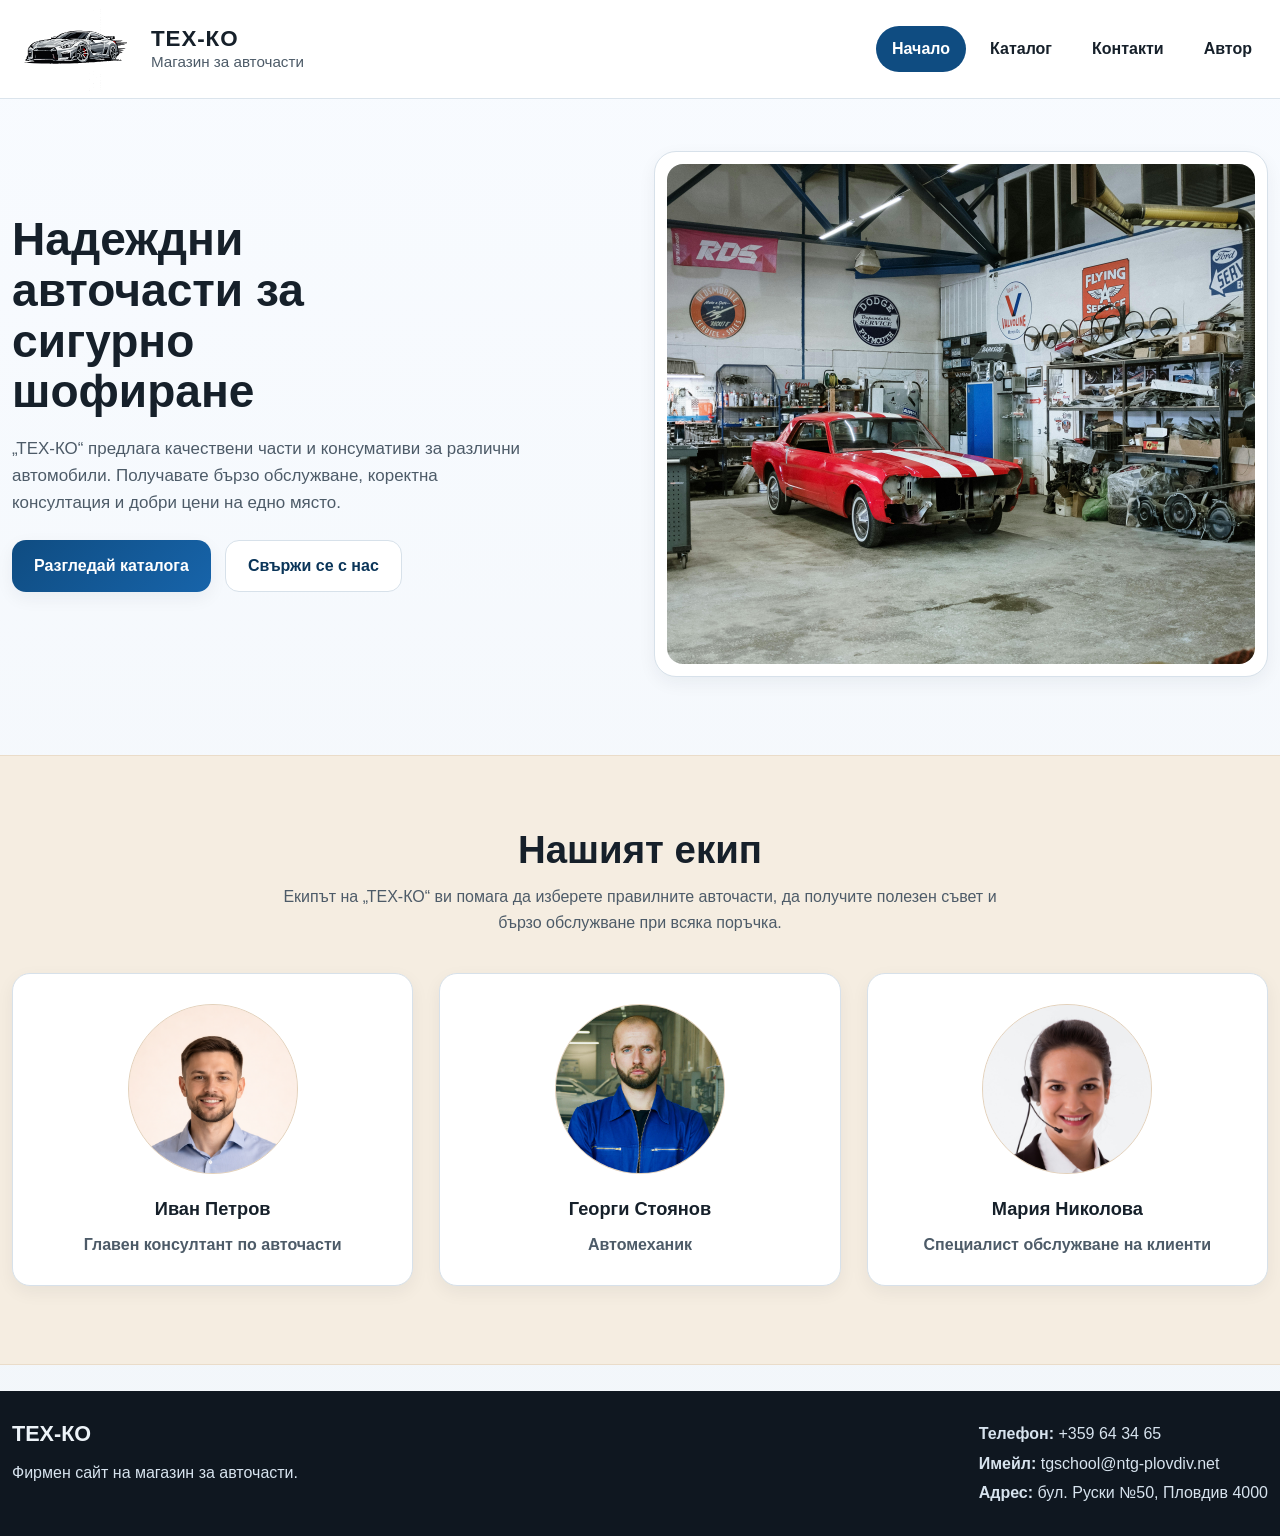
<file: index.html>
<!DOCTYPE html>
<html lang="bg">
<head>
    <meta charset="UTF-8">
    <meta name="viewport" content="width=device-width, initial-scale=1.0">
    <title>ТЕХ-КО | Магазин за авточасти</title>
    <meta name="description" content="ТЕХ-КО е фирмен сайт на магазин за авточасти с каталог, промоции, продажби, контакти и информация за автора.">
    <link rel="stylesheet" href="css/style.css">
</head>
<body>
    <header class="site-header">
        <div class="container header-wrap">
            <a href="index.html" class="logo-box" aria-label="Начало - ТЕХ-КО">
                <img src="images/logo-tehko.svg" alt="Лого на ТЕХ-КО" class="logo">
                <div class="logo-text">
                    <span class="logo-title">ТЕХ-КО</span>
                    <span class="logo-subtitle">Магазин за авточасти</span>
                </div>
            </a>

            <nav class="main-nav" aria-label="Основна навигация">
                <ul class="nav-list">
                    <li><a class="active" href="index.html">Начало</a></li>

                    <li class="dropdown">
                        <a href="katalog.html" aria-haspopup="true">Каталог</a>
                        <ul class="dropdown-menu">
                            <li><a href="promocia.html">Промоция</a></li>
                            <li><a href="prodazhbi.html">Продажби</a></li>
                        </ul>
                    </li>

                    <li><a href="kontakti.html">Контакти</a></li>
                    <li><a href="avtor.html">Автор</a></li>
                </ul>
            </nav>
        </div>
    </header>

    <main id="main-content">

        <section class="hero-section">
            <div class="container hero-grid">
                <div class="hero-content">
                    <h1>Надеждни авточасти за сигурно шофиране</h1>
                    <p>
                        „ТЕХ-КО“ предлага качествени части и консумативи за различни
                        автомобили. Получавате бързо обслужване, коректна консултация
                        и добри цени на едно място.
                    </p>

                    <div class="hero-actions">
                        <a href="katalog.html" class="btn btn-primary">Разгледай каталога</a>
                        <a href="kontakti.html" class="btn btn-secondary">Свържи се с нас</a>
                    </div>
                </div>

                <div class="hero-image-card">
                    <img src="images/hero-auto.jpg" alt="Модерен автомобил в сервизна среда" class="hero-image">
                </div>
            </div>
        </section>

        <section class="team-section" aria-labelledby="team-title">
            <div class="container">
                <div class="section-heading team-heading">
                    <h2 id="team-title">Нашият екип</h2>
                    <p class="team-intro">
                        Екипът на „ТЕХ-КО“ ви помага да изберете правилните авточасти,
                        да получите полезен съвет и бързо обслужване при всяка поръчка.
                    </p>
                </div>

                <div class="team-grid">
                    <article class="team-card">
                        <div class="team-avatar">
                            <img src="images/ivan-petrov.png" alt="Иван Петров">
                        </div>
                        <h3>Иван Петров</h3>
                        <p class="team-role">Главен консултант по авточасти</p>
                    </article>

                    <article class="team-card">
                        <div class="team-avatar">
                            <img src="images/georgi-stoyanov.jpg" alt="Георги Стоянов">
                        </div>
                        <h3>Георги Стоянов</h3>
                        <p class="team-role">Автомеханик</p>
                    </article>

                    <article class="team-card">
                        <div class="team-avatar">
                            <img src="images/maria-nikolova.jpg" alt="Мария Николова">
                        </div>
                        <h3>Мария Николова</h3>
                        <p class="team-role">Специалист обслужване на клиенти</p>
                    </article>
                </div>
            </div>
        </section>
    </main>

    <footer class="site-footer">
        <div class="container footer-wrap">
            <div>
                <h2 class="footer-brand">ТЕХ-КО</h2>
                <p>Фирмен сайт на магазин за авточасти.</p>
            </div>

            <div>
                <p><strong>Телефон:</strong> +359 64 34 65</p>
                <p><strong>Имейл:</strong> tgschool@ntg-plovdiv.net</p>
                <p><strong>Адрес:</strong> бул. Руски №50, Пловдив 4000</p>
            </div>
        </div>
    </footer>

</body>
</html>
</file>
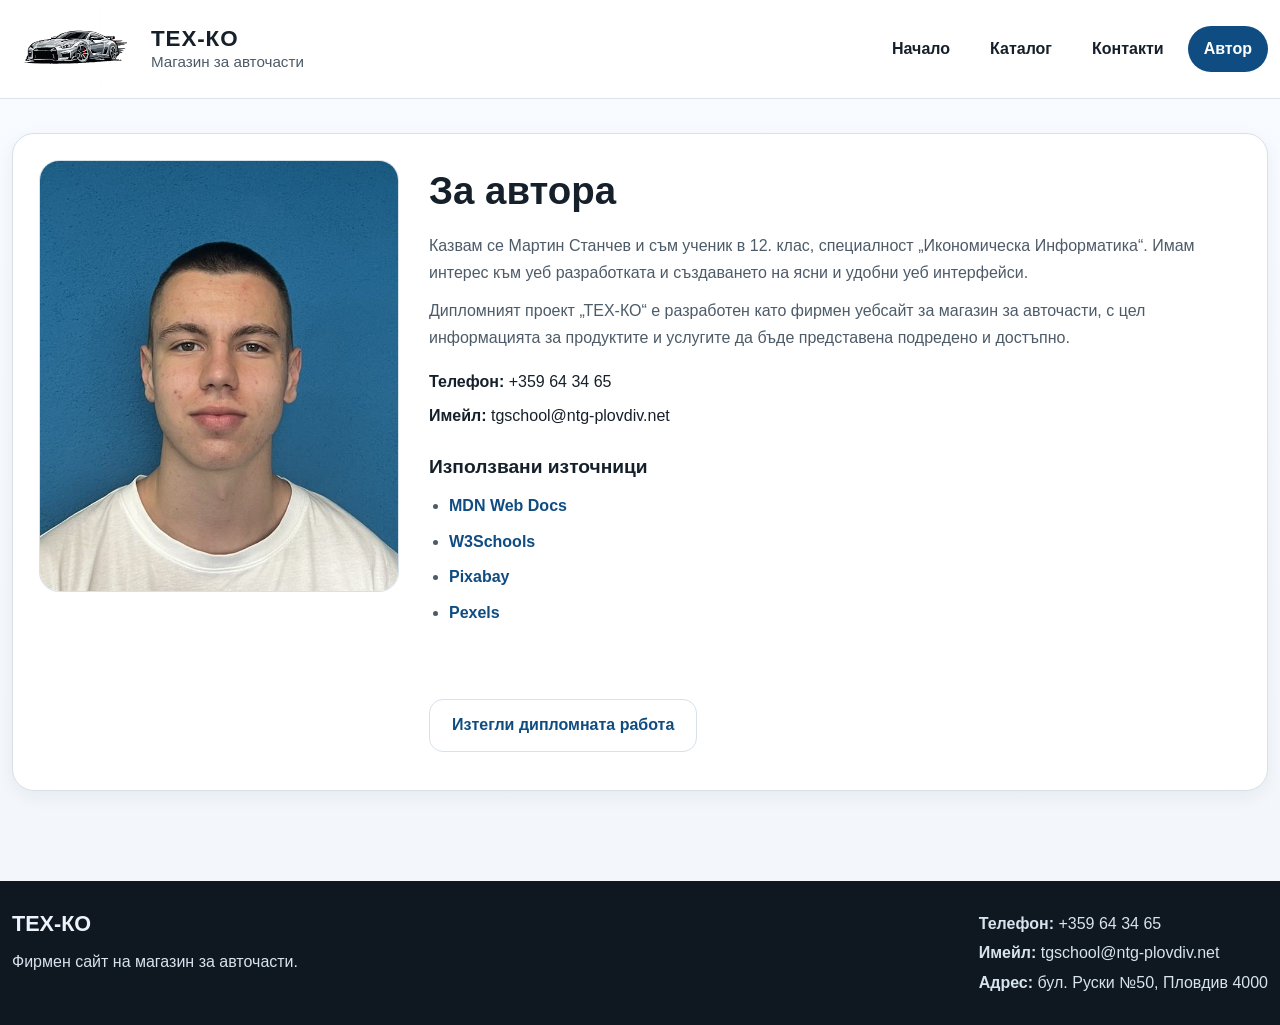
<file: avtor.html>
<!DOCTYPE html>
<html lang="bg">
<head>
    <meta charset="UTF-8">
    <meta name="viewport" content="width=device-width, initial-scale=1.0">
    <title>Автор | ТЕХ-КО</title>
    <meta name="description" content="Информация за автора на дипломния проект ТЕХ-КО и използваните източници.">
    <link rel="stylesheet" href="css/style.css">
</head>
<body>
    <header class="site-header">
        <div class="container header-wrap">
            <a href="index.html" class="logo-box" aria-label="Начало - ТЕХ-КО">
                <img src="images/logo-tehko.svg" alt="Лого на ТЕХ-КО" class="logo">
                <div class="logo-text">
                    <span class="logo-title">ТЕХ-КО</span>
                    <span class="logo-subtitle">Магазин за авточасти</span>
                </div>
            </a>

            <nav class="main-nav" aria-label="Основна навигация">
                <ul class="nav-list">
                    <li><a href="index.html">Начало</a></li>

                    <li class="dropdown">
                        <a href="katalog.html" aria-haspopup="true">Каталог</a>
                        <ul class="dropdown-menu">
                            <li><a href="promocia.html">Промоция</a></li>
                            <li><a href="prodazhbi.html">Продажби</a></li>
                        </ul>
                    </li>

                    <li><a href="kontakti.html">Контакти</a></li>
                    <li><a class="active" href="avtor.html">Автор</a></li>
                </ul>
            </nav>
        </div>
    </header>

    <main id="main-content">
        <section class="author-section">
            <div class="container">
                <article class="author-simple-layout">
                    <div class="author-image-wrap">
                        <img src="images/author.jpg" alt="Снимка на автора" class="author-image">
                    </div>

                    <div class="author-simple-content">
                        <h1>За автора</h1>
                        <p>
                            Казвам се Мартин Станчев и съм ученик в 12. клас, специалност „Икономическа Информатика“.
                            Имам интерес към уеб разработката и създаването на ясни и удобни уеб интерфейси.
                        </p>
                        <p>
                            Дипломният проект „ТЕХ-КО“ е разработен като фирмен уебсайт за магазин за авточасти,
                            с цел информацията за продуктите и услугите да бъде представена подредено и достъпно.
                        </p>

                        <ul class="author-contact-list">
                            <li><strong>Телефон:</strong> +359 64 34 65</li>
                            <li><strong>Имейл:</strong> tgschool@ntg-plovdiv.net</li>
                        </ul>

                        <section class="author-sources-block" aria-label="Използвани източници">
                            <h2>Използвани източници</h2>
                            <ul class="author-list">
                                <li><a href="https://developer.mozilla.org/" target="_blank" rel="noopener noreferrer">MDN Web Docs</a></li>
                                <li><a href="https://www.w3schools.com/" target="_blank" rel="noopener noreferrer">W3Schools</a></li>
                                <li><a href="https://pixabay.com/" target="_blank" rel="noopener noreferrer">Pixabay</a></li>
                                <li><a href="https://www.pexels.com/" target="_blank" rel="noopener noreferrer">Pexels</a></li>
                            </ul>
                        </section>

                        <p class="author-project-link-wrap">
                            <a class="btn btn-secondary" href="files/diplomna-rabota.docx" download>Изтегли дипломната работа</a>
                        </p>
                    </div>
                </article>
                </div>
        </section>

    </main>

    <footer class="site-footer">
        <div class="container footer-wrap">
            <div>
                <h2 class="footer-brand">ТЕХ-КО</h2>
                <p>Фирмен сайт на магазин за авточасти.</p>
            </div>

            <div>
                <p><strong>Телефон:</strong> +359 64 34 65</p>
                <p><strong>Имейл:</strong> tgschool@ntg-plovdiv.net</p>
                <p><strong>Адрес:</strong> бул. Руски №50, Пловдив 4000</p>
            </div>
        </div>
    </footer>

</body>
</html>
</file>
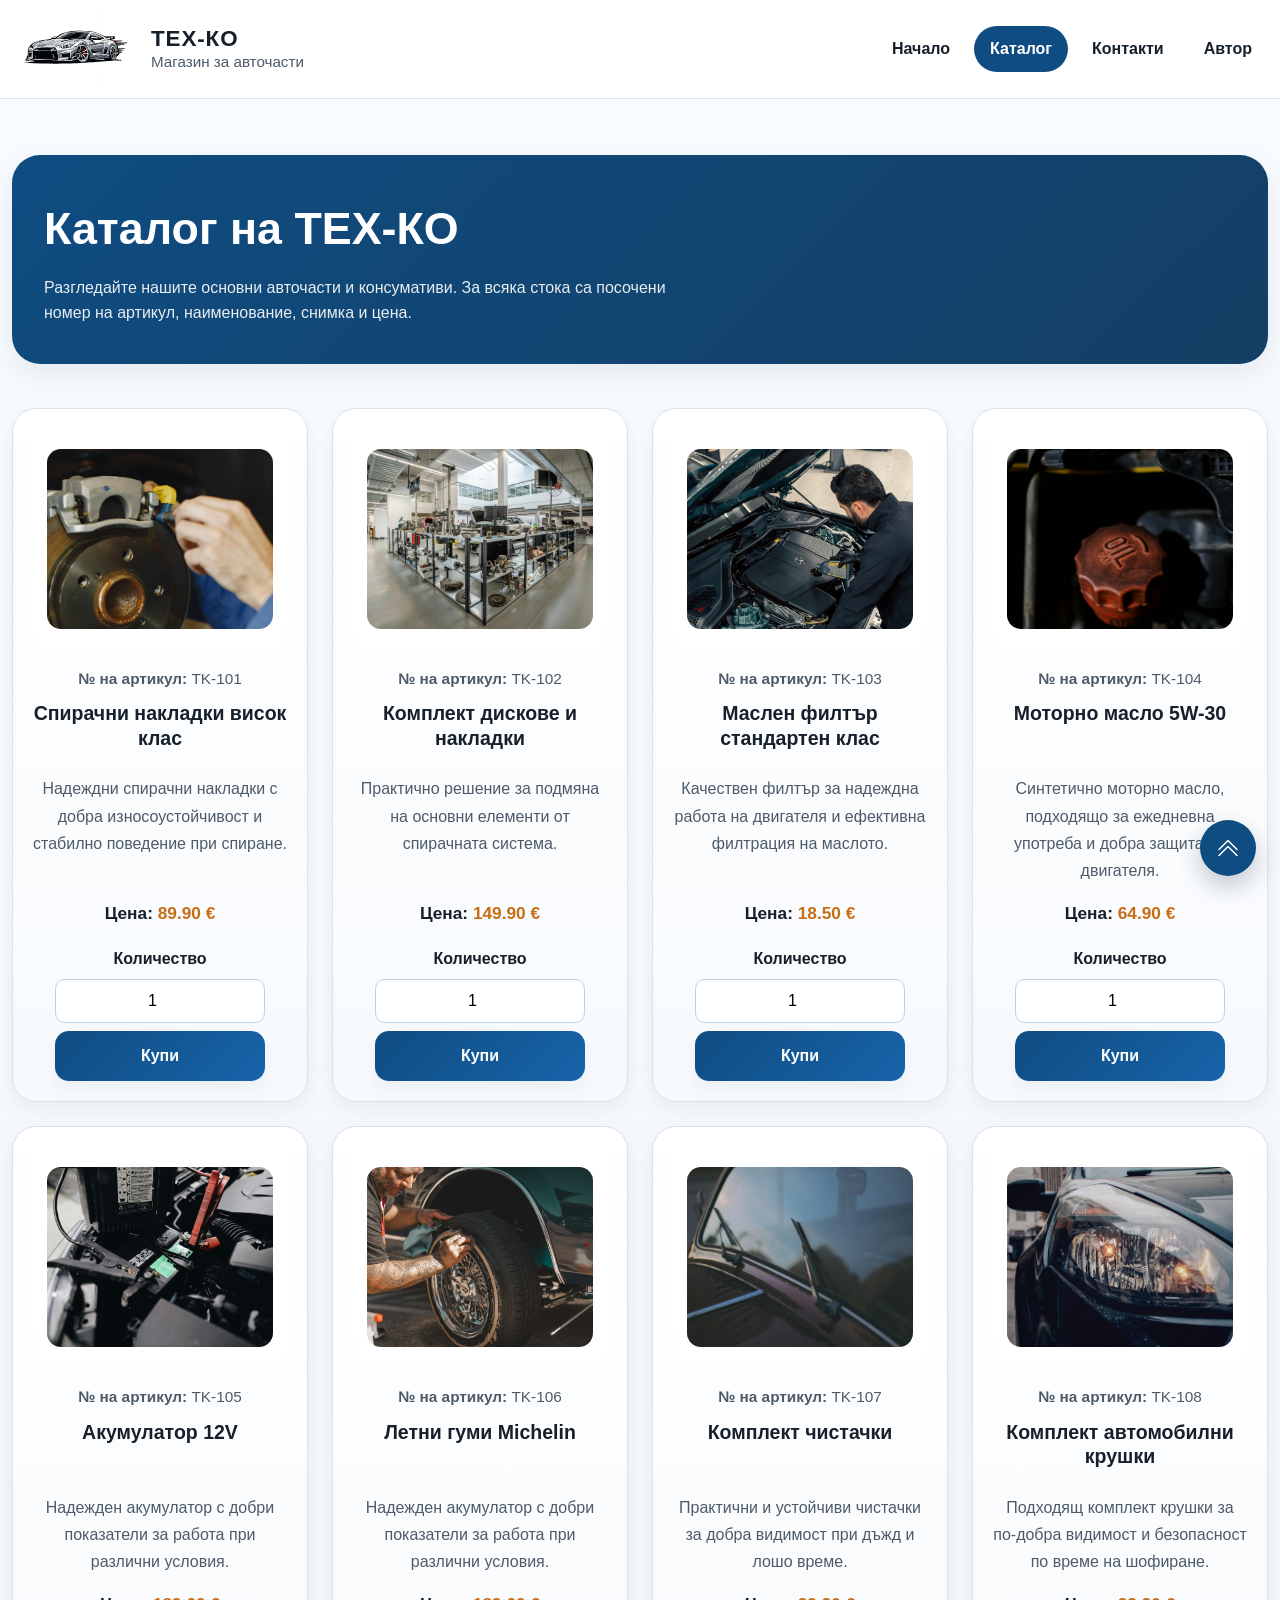
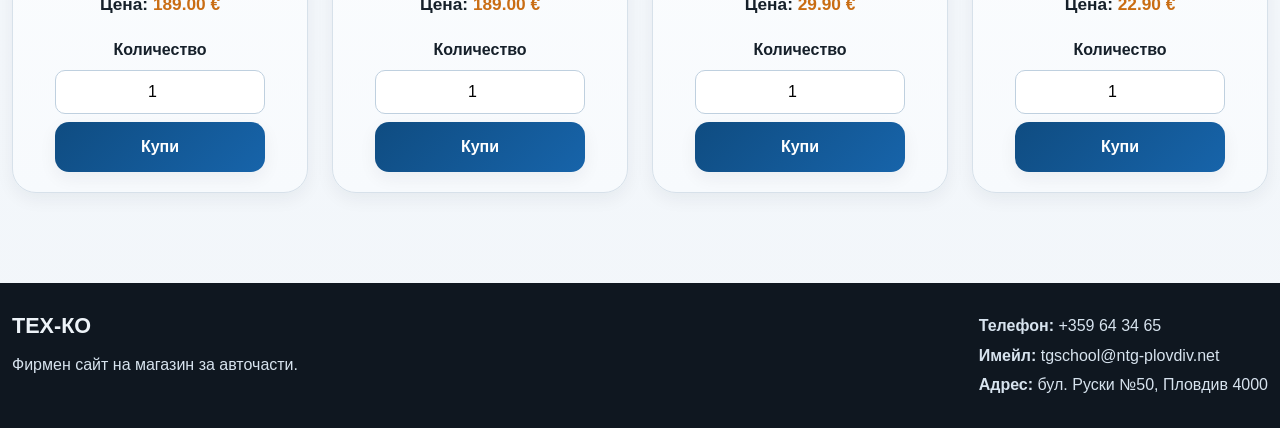
<file: katalog.html>
<!DOCTYPE html>
<html lang="bg">
<head>
    <meta charset="UTF-8">
    <meta name="viewport" content="width=device-width, initial-scale=1.0">
    <title>Каталог | ТЕХ-КО</title>
    <meta name="description" content="Каталог с авточасти на ТЕХ-КО - спирачни елементи, филтри, масла, акумулатори, крушки и чистачки.">
    <link rel="stylesheet" href="css/style.css">
</head>
<body>
    <header class="site-header">
        <div class="container header-wrap">
            <a href="index.html" class="logo-box" aria-label="Начало - ТЕХ-КО">
                <img src="images/logo-tehko.svg" alt="Лого на ТЕХ-КО" class="logo">
                <div class="logo-text">
                    <span class="logo-title">ТЕХ-КО</span>
                    <span class="logo-subtitle">Магазин за авточасти</span>
                </div>
            </a>

            <nav class="main-nav" aria-label="Основна навигация">
                <ul class="nav-list">
                    <li><a href="index.html">Начало</a></li>

                    <li class="dropdown">
                        <a class="active" href="katalog.html" aria-haspopup="true">Каталог</a>
                        <ul class="dropdown-menu">
                            <li><a href="promocia.html">Промоция</a></li>
                            <li><a href="prodazhbi.html">Продажби</a></li>
                        </ul>
                    </li>

                    <li><a href="kontakti.html">Контакти</a></li>
                    <li><a href="avtor.html">Автор</a></li>
                </ul>
            </nav>
        </div>
    </header>

    <main id="main-content">

        <section class="page-hero" id="katalog-top">
            <div class="container">
                <div class="page-hero-box">
                    <h1>Каталог на ТЕХ-КО</h1>
                    <p>
                        Разгледайте нашите основни авточасти и консумативи.
                        За всяка стока са посочени номер на артикул, наименование, снимка и цена.
                    </p>
                </div>
            </div>
        </section>

        <section class="catalog-section">
            <div class="container">
                <div class="catalog-grid" aria-label="Списък с продукти">
                        <article class="product-card">
                            <div class="product-image-wrap">
                                <img src="images/brake-pads.jpg" alt="Спирачни накладки висок клас" class="product-image">
                            </div>
                            <div class="product-content">
                                <p class="product-code"><strong>№ на артикул:</strong> TK-101</p>
                                <h3>Спирачни накладки висок клас</h3>
                                <p class="product-description">Надеждни спирачни накладки с добра износоустойчивост и стабилно поведение при спиране.</p>
                                <p class="product-price">Цена: <span>89.90 €</span></p>
                                <form action="plashtane.html" method="get" class="product-buy-form">
                                    <input type="hidden" name="code" value="TK-101">
                                    <label for="qty-TK-101" class="product-qty-label">Количество</label>
                                    <input type="number" id="qty-TK-101" name="qty" class="product-qty-input" value="1" min="1" required>
                                    <button type="submit" class="btn btn-primary">Купи</button>
                                </form>
                            </div>
                        </article>

                        <article class="product-card">
                            <div class="product-image-wrap">
                                <img src="images/promo-banner.jpg" alt="Комплект дискове и накладки" class="product-image">
                            </div>
                            <div class="product-content">
                                <p class="product-code"><strong>№ на артикул:</strong> TK-102</p>
                                <h3>Комплект дискове и накладки</h3>
                                <p class="product-description">Практично решение за подмяна на основни елементи от спирачната система.</p>
                                <p class="product-price">Цена: <span>149.90 €</span></p>
                                <form action="plashtane.html" method="get" class="product-buy-form">
                                    <input type="hidden" name="code" value="TK-102">
                                    <label for="qty-TK-102" class="product-qty-label">Количество</label>
                                    <input type="number" id="qty-TK-102" name="qty" class="product-qty-input" value="1" min="1" required>
                                    <button type="submit" class="btn btn-primary">Купи</button>
                                </form>
                            </div>
                        </article>

                        <article class="product-card">
                            <div class="product-image-wrap">
                                <img src="images/oil-filter.jpg" alt="Маслен филтър стандартен клас" class="product-image">
                            </div>
                            <div class="product-content">
                                <p class="product-code"><strong>№ на артикул:</strong> TK-103</p>
                                <h3>Маслен филтър стандартен клас</h3>
                                <p class="product-description">Качествен филтър за надеждна работа на двигателя и ефективна филтрация на маслото.</p>
                                <p class="product-price">Цена: <span>18.50 €</span></p>
                                <form action="plashtane.html" method="get" class="product-buy-form">
                                    <input type="hidden" name="code" value="TK-103">
                                    <label for="qty-TK-103" class="product-qty-label">Количество</label>
                                    <input type="number" id="qty-TK-103" name="qty" class="product-qty-input" value="1" min="1" required>
                                    <button type="submit" class="btn btn-primary">Купи</button>
                                </form>
                            </div>
                        </article>

                        <article class="product-card">
                            <div class="product-image-wrap">
                                <img src="images/engine-oil.jpg" alt="Моторно масло 5W-30" class="product-image">
                            </div>
                            <div class="product-content">
                                <p class="product-code"><strong>№ на артикул:</strong> TK-104</p>
                                <h3>Моторно масло 5W-30</h3>
                                <p class="product-description">Синтетично моторно масло, подходящо за ежедневна употреба и добра защита на двигателя.</p>
                                <p class="product-price">Цена: <span>64.90 €</span></p>
                                <form action="plashtane.html" method="get" class="product-buy-form">
                                    <input type="hidden" name="code" value="TK-104">
                                    <label for="qty-TK-104" class="product-qty-label">Количество</label>
                                    <input type="number" id="qty-TK-104" name="qty" class="product-qty-input" value="1" min="1" required>
                                    <button type="submit" class="btn btn-primary">Купи</button>
                                </form>
                            </div>
                        </article>

                        <article class="product-card">
                            <div class="product-image-wrap">
                                <img src="images/battery.jpg" alt="Акумулатор 12V" class="product-image">
                            </div>
                            <div class="product-content">
                                <p class="product-code"><strong>№ на артикул:</strong> TK-105</p>
                                <h3>Акумулатор 12V</h3>
                                <p class="product-description">Надежден акумулатор с добри показатели за работа при различни условия.</p>
                                <p class="product-price">Цена: <span>189.00 €</span></p>
                                <form action="plashtane.html" method="get" class="product-buy-form">
                                    <input type="hidden" name="code" value="TK-105">
                                    <label for="qty-TK-105" class="product-qty-label">Количество</label>
                                    <input type="number" id="qty-TK-105" name="qty" class="product-qty-input" value="1" min="1" required>
                                    <button type="submit" class="btn btn-primary">Купи</button>
                                </form>
                            </div>
                        </article>
                        
                        <article class="product-card" data-category="elektrika">
                            <div class="product-image-wrap">
                                <img src="images/summer-tires.jpg" alt="Летни гуми Michelin" class="product-image">
                            </div>
                            <div class="product-content">
                                <p class="product-code"><strong>№ на артикул:</strong> TK-106</p>
                                <h3>Летни гуми Michelin</h3>
                                <p class="product-description">Надежден акумулатор с добри показатели за работа при различни условия.</p>
                                <p class="product-price">Цена: <span>189.00 €</span></p>
                                <form action="plashtane.html" method="get" class="product-buy-form">
                                    <input type="hidden" name="code" value="TK-106">
                                    <label for="qty-TK-106" class="product-qty-label">Количество</label>
                                    <input type="number" id="qty-TK-106" name="qty" class="product-qty-input" value="1" min="1" required>
                                    <button type="submit" class="btn btn-primary">Купи</button>
                                </form>
                            </div>
                        </article>

                        <article class="product-card">
                            <div class="product-image-wrap">
                                <img src="images/wipers.jpg" alt="Комплект чистачки" class="product-image">
                            </div>
                            <div class="product-content">
                                <p class="product-code"><strong>№ на артикул:</strong> TK-107</p>
                                <h3>Комплект чистачки</h3>
                                <p class="product-description">Практични и устойчиви чистачки за добра видимост при дъжд и лошо време.</p>
                                <p class="product-price">Цена: <span>29.90 €</span></p>
                                <form action="plashtane.html" method="get" class="product-buy-form">
                                    <input type="hidden" name="code" value="TK-107">
                                    <label for="qty-TK-107" class="product-qty-label">Количество</label>
                                    <input type="number" id="qty-TK-107" name="qty" class="product-qty-input" value="1" min="1" required>
                                    <button type="submit" class="btn btn-primary">Купи</button>
                                </form>
                            </div>
                        </article>

                        <article class="product-card">
                            <div class="product-image-wrap">
                                <img src="images/bulbs.jpg" alt="Комплект автомобилни крушки" class="product-image">
                            </div>
                            <div class="product-content">
                                <p class="product-code"><strong>№ на артикул:</strong> TK-108</p>
                                <h3>Комплект автомобилни крушки</h3>
                                <p class="product-description">Подходящ комплект крушки за по-добра видимост и безопасност по време на шофиране.</p>
                                <p class="product-price">Цена: <span>22.90 €</span></p>
                                <form action="plashtane.html" method="get" class="product-buy-form">
                                    <input type="hidden" name="code" value="TK-108">
                                    <label for="qty-TK-108" class="product-qty-label">Количество</label>
                                    <input type="number" id="qty-TK-108" name="qty" class="product-qty-input" value="1" min="1" required>
                                    <button type="submit" class="btn btn-primary">Купи</button>
                                </form>
                            </div>
                        </article>
                    </div>

            </div>
        </section>

    </main>

    <footer class="site-footer">
        <div class="container footer-wrap">
            <div>
                <h2 class="footer-brand">ТЕХ-КО</h2>
                <p>Фирмен сайт на магазин за авточасти.</p>
            </div>

            <div>
                <p><strong>Телефон:</strong> +359 64 34 65</p>
                <p><strong>Имейл:</strong> tgschool@ntg-plovdiv.net</p>
                <p><strong>Адрес:</strong> бул. Руски №50, Пловдив 4000</p>
            </div>
        </div>
    </footer>

    <div class="scroll-container">
        <button class="scroll-to-top" onclick="ScrollToTop()" aria-label="Към началото на страницата">
            <svg xmlns="http://www.w3.org/2000/svg" width="24" height="24" fill="currentColor" class="bi bi-chevron-double-up" viewBox="0 0 16 16" aria-hidden="true" focusable="false">
                <path fill-rule="evenodd" d="M7.646 2.646a.5.5 0 0 1 .708 0l6 6a.5.5 0 0 1-.708.708L8 3.707 2.354 9.354a.5.5 0 1 1-.708-.708l6-6z" />
                <path fill-rule="evenodd" d="M7.646 6.646a.5.5 0 0 1 .708 0l6 6a.5.5 0 0 1-.708.708L8 7.707l-5.646 5.647a.5.5 0 0 1-.708-.708l6-6z" />
            </svg>
        </button>
    </div>
    <script src="js/scroll-to-top.js"></script>
    <script src="js/purchase-validation.js"></script>
</body>
</html>
</file>
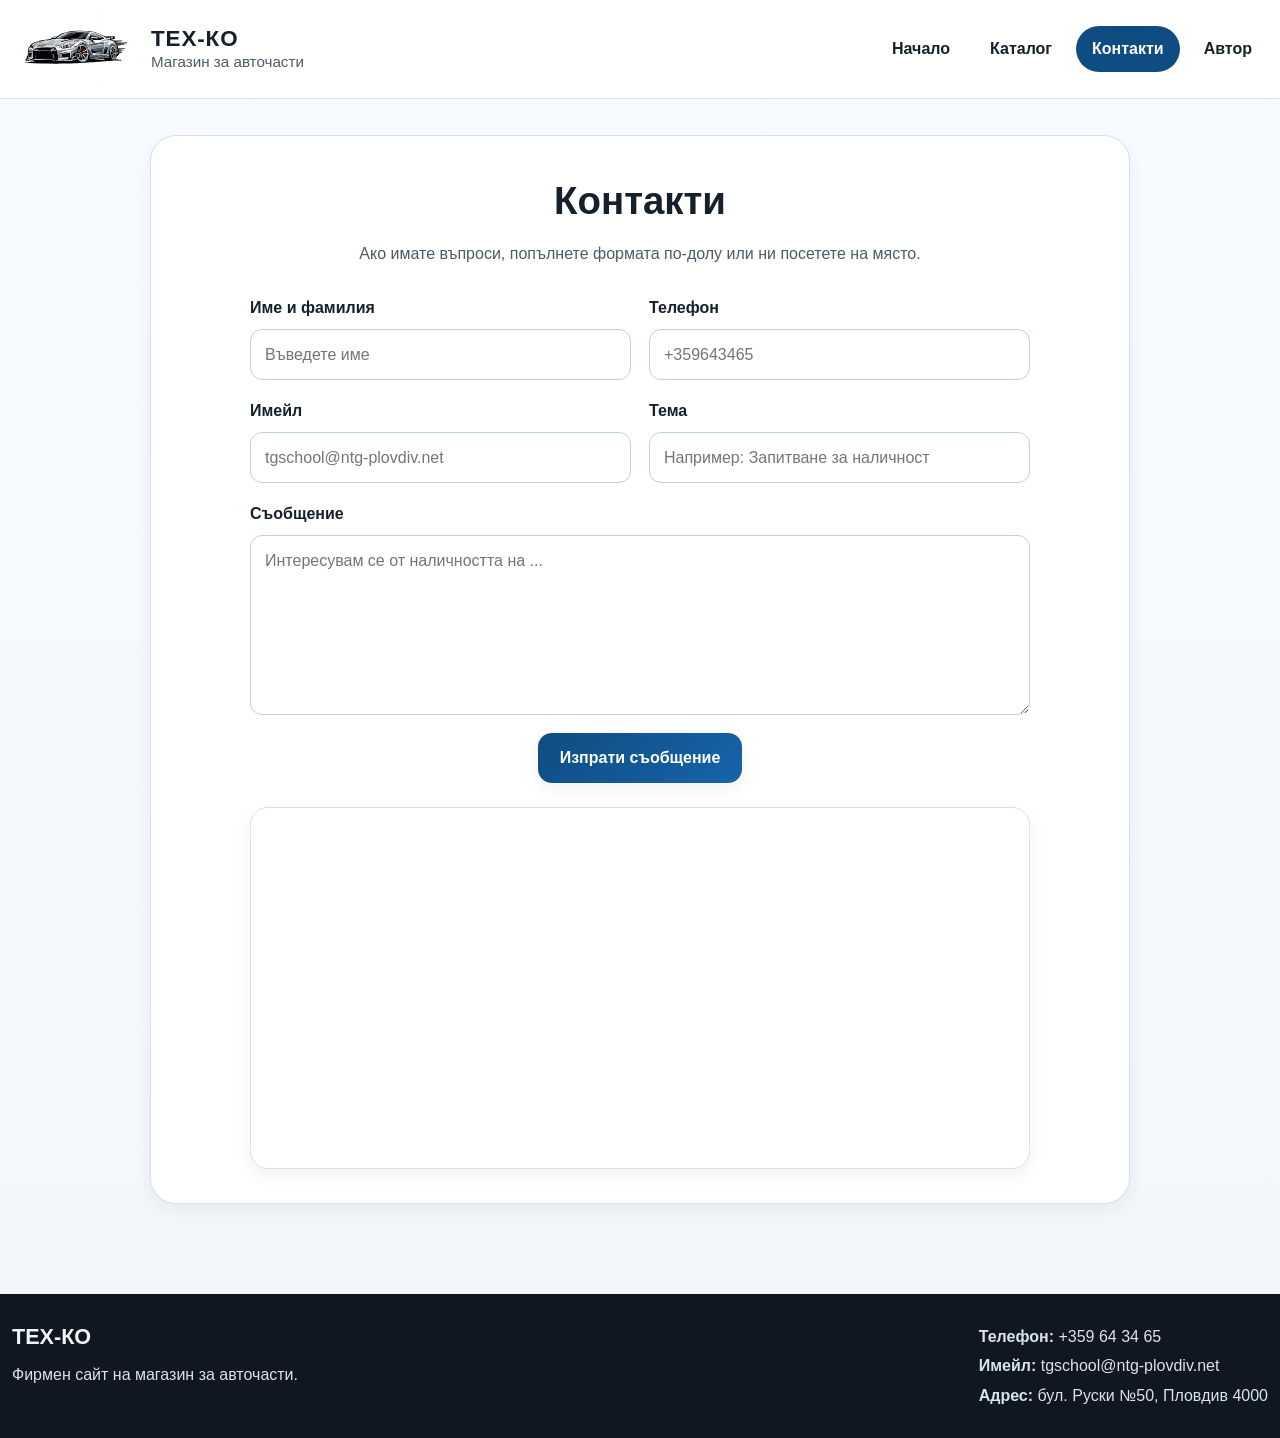
<file: kontakti.html>
<!DOCTYPE html>
<html lang="bg">
<head>
    <meta charset="UTF-8">
    <meta name="viewport" content="width=device-width, initial-scale=1.0">
    <title>Контакти | ТЕХ-КО</title>
    <meta name="description" content="Свържете се с ТЕХ-КО чрез формата за обратна връзка или чрез посочените контакти.">
    <link rel="stylesheet" href="css/style.css">
</head>
<body>
    <header class="site-header">
        <div class="container header-wrap">
            <a href="index.html" class="logo-box" aria-label="Начало - ТЕХ-КО">
                <img src="images/logo-tehko.svg" alt="Лого на ТЕХ-КО" class="logo">
                <div class="logo-text">
                    <span class="logo-title">ТЕХ-КО</span>
                    <span class="logo-subtitle">Магазин за авточасти</span>
                </div>
            </a>

            <nav class="main-nav" aria-label="Основна навигация">
                <ul class="nav-list">
                    <li><a href="index.html">Начало</a></li>

                    <li class="dropdown">
                        <a href="katalog.html" aria-haspopup="true">Каталог</a>
                        <ul class="dropdown-menu">
                            <li><a href="promocia.html">Промоция</a></li>
                            <li><a href="prodazhbi.html">Продажби</a></li>
                        </ul>
                    </li>

                    <li><a class="active" href="kontakti.html">Контакти</a></li>
                    <li><a href="avtor.html">Автор</a></li>
                </ul>
            </nav>
        </div>
    </header>

    <main id="main-content">

        <section class="contacts-page-section">
            <div class="container">
                <article class="contacts-page-card">
                    <header class="contacts-page-header">
                        <h1>Контакти</h1>
                        <p>Ако имате въпроси, попълнете формата по-долу или ни посетете на място.</p>
                    </header>

                    <div class="contacts-layout">
                        <div class="contact-form-card">
                            <form id="contact-form" class="contact-form" action="#" method="post">
                                <div class="contact-form-grid">

                                    <div class="form-group">
                                        <label for="full-name">Име и фамилия</label>
                                        <input type="text" id="full-name" name="full-name" required placeholder="Въведете име">
                                    </div>

                                    <div class="form-group">
                                        <label for="phone">Телефон</label>
                                        <input type="tel" id="phone" name="phone" required pattern="^(\+359|0)[0-9]{9}$" placeholder="+359643465">
                                    </div>

                                    <div class="form-group">
                                        <label for="email">Имейл</label>
                                        <input type="email" id="email" name="email" required placeholder="tgschool@ntg-plovdiv.net">
                                    </div>

                                    <div class="form-group">
                                        <label for="subject">Тема</label>
                                        <input type="text" id="subject" name="subject" required placeholder="Например: Запитване за наличност">
                                    </div>

                                    <div class="form-group form-group-full">
                                        <label for="message">Съобщение</label>
                                        <textarea id="message" name="message" rows="6" required placeholder="Интересувам се от наличността на ..."></textarea>
                                    </div>

                                </div>

                                <div class="contact-actions">
                                    <button type="submit" class="btn btn-primary">Изпрати съобщение</button>
                                </div>
                            </form>
                        </div>

                        <div class="contact-map-wrap">
                            <iframe
                                title="Локация на ТЕХ-КО в Пловдив"
                                src="https://www.google.com/maps?q=Plovdiv%20Asenovgradsko%20shose%2012&output=embed"
                                loading="lazy"
                                referrerpolicy="no-referrer-when-downgrade"
                                allowfullscreen>
                            </iframe>
                        </div>
                    </div>
                </article>
            </div>
        </section>

    </main>

    <footer class="site-footer">
        <div class="container footer-wrap">
            <div>
                <h2 class="footer-brand">ТЕХ-КО</h2>
                <p>Фирмен сайт на магазин за авточасти.</p>
            </div>

            <div>
                <p><strong>Телефон:</strong> +359 64 34 65</p>
                <p><strong>Имейл:</strong> tgschool@ntg-plovdiv.net</p>
                <p><strong>Адрес:</strong> бул. Руски №50, Пловдив 4000</p>
            </div>
        </div>
    </footer>

</body>
</html>
</file>
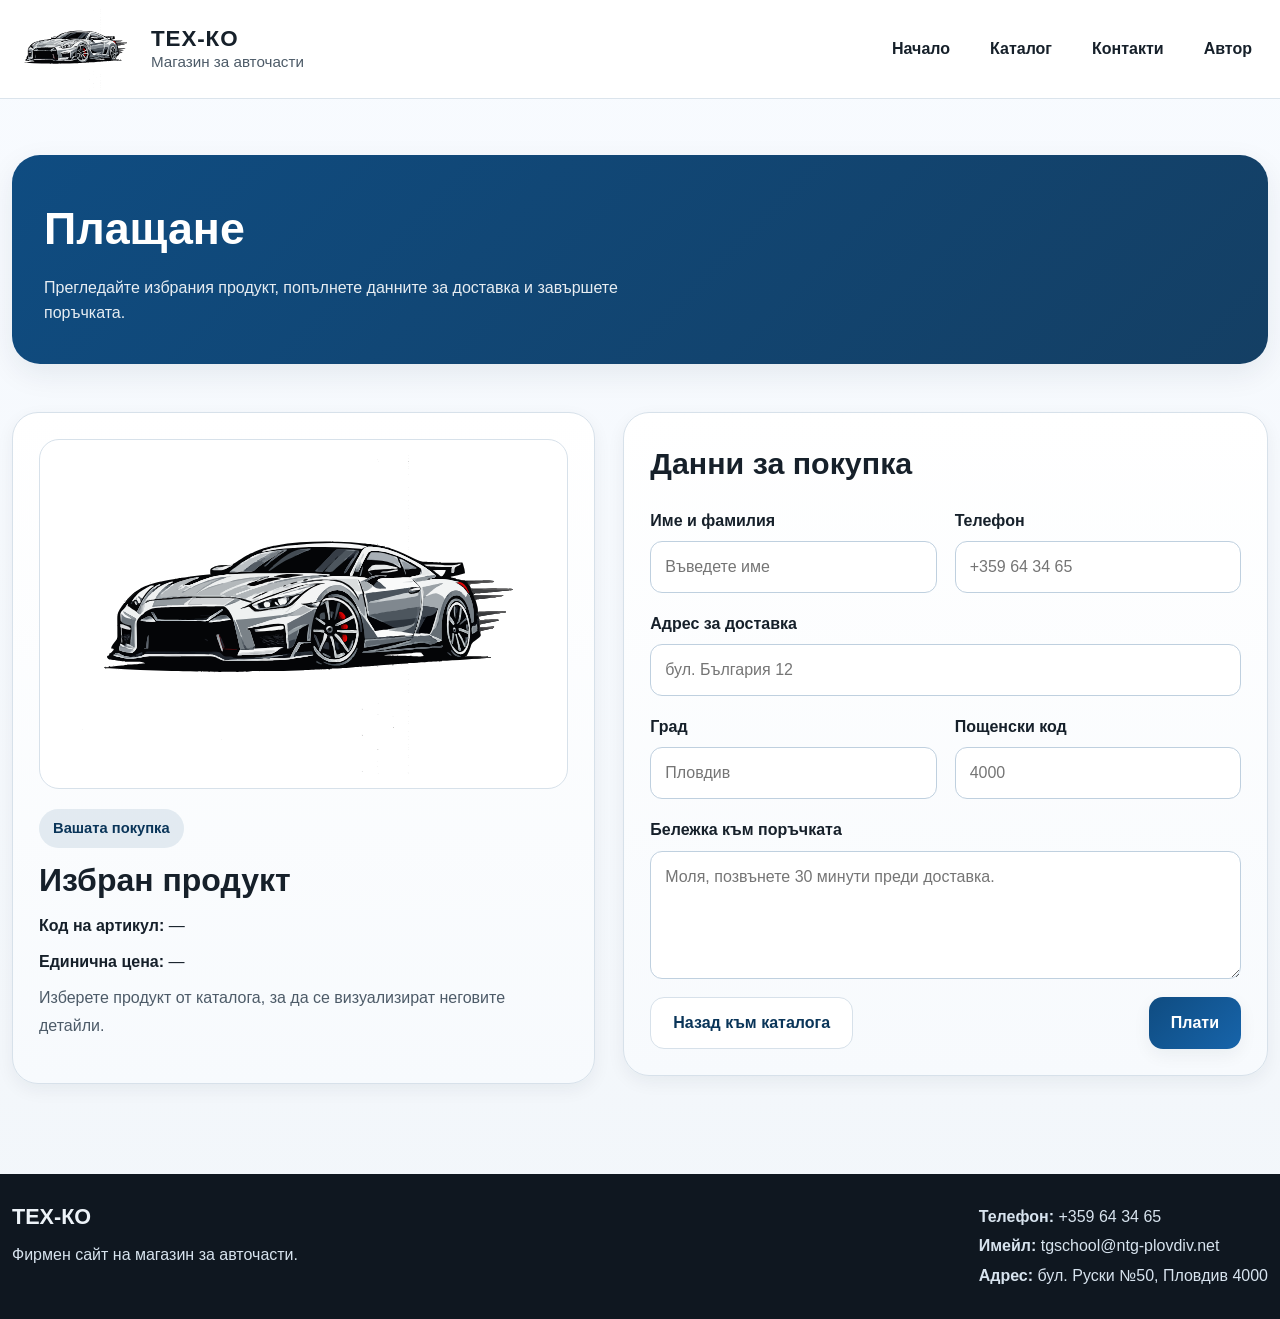
<file: plashtane.html>
<!DOCTYPE html>
<html lang="bg">
<head>
    <meta charset="UTF-8">
    <meta name="viewport" content="width=device-width, initial-scale=1.0">
    <title>Плащане | ТЕХ-КО</title>
    <meta name="description" content="Страница за плащане на избран продукт от каталога на ТЕХ-КО.">
    <link rel="stylesheet" href="css/style.css">
</head>
<body>
    <header class="site-header">
        <div class="container header-wrap">
            <a href="index.html" class="logo-box" aria-label="Начало - ТЕХ-КО">
                <img src="images/logo-tehko.svg" alt="Лого на ТЕХ-КО" class="logo">
                <div class="logo-text">
                    <span class="logo-title">ТЕХ-КО</span>
                    <span class="logo-subtitle">Магазин за авточасти</span>
                </div>
            </a>

            <nav class="main-nav" aria-label="Основна навигация">
                <ul class="nav-list">
                    <li><a href="index.html">Начало</a></li>

                    <li class="dropdown">
                        <a href="katalog.html" aria-haspopup="true">Каталог</a>
                        <ul class="dropdown-menu">
                            <li><a href="promocia.html">Промоция</a></li>
                            <li><a href="prodazhbi.html">Продажби</a></li>
                        </ul>
                    </li>

                    <li><a href="kontakti.html">Контакти</a></li>
                    <li><a href="avtor.html">Автор</a></li>
                </ul>
            </nav>
        </div>
    </header>

    <main id="main-content">

        <section class="page-hero">
            <div class="container">
                <div class="page-hero-box">
                    <h1>Плащане</h1>
                    <p>
                        Прегледайте избрания продукт, попълнете данните за доставка и завършете поръчката.
                    </p>
                </div>
            </div>
        </section>

        <section class="checkout-section">
            <div class="container">
                <div class="checkout-layout">

                    <article class="checkout-product-card">
                        <div class="checkout-product-image-wrap">
                            <img id="checkout-product-image" src="images/logo-tehko.svg" alt="Избран продукт" class="checkout-product-image">
                        </div>

                        <div class="checkout-product-info">
                            <span class="section-badge">Вашата покупка</span>
                            <h2 id="checkout-product-name">Избран продукт</h2>
                            <p class="checkout-product-code">
                                <strong>Код на артикул:</strong> <span id="checkout-product-code">—</span>
                            </p>
                            <p class="checkout-product-price">
                                <strong>Единична цена:</strong> <span id="checkout-product-price">—</span>
                            </p>
                            <p class="checkout-product-description" id="checkout-product-description">
                                Изберете продукт от каталога, за да се визуализират неговите детайли.
                            </p>

                           
                        </div>
                    </article>

                    <article class="checkout-form-card">
                        <h2>Данни за покупка</h2>

                        <form id="checkout-form" class="checkout-form" action="#" method="post">
                            <div class="checkout-form-grid">

                                <div class="form-group">
                                    <label for="full-name">Име и фамилия</label>
                                    <input type="text" id="full-name" name="full-name" required placeholder="Въведете име">
                                </div>

                                <div class="form-group">
                                    <label for="phone">Телефон</label>
                                    <input type="tel" id="phone" name="phone" placeholder="+359 64 34 65" required pattern="^(\+359|0)[0-9]{9}$">
                                </div>

                                <div class="form-group form-group-full">
                                    <label for="address">Адрес за доставка</label>
                                    <input type="text" id="address" name="address" required placeholder="бул. България 12">
                                </div>

                                <div class="form-group">
                                    <label for="city">Град</label>
                                    <input type="text" id="city" name="city" required placeholder="Пловдив">
                                </div>

                                <div class="form-group">
                                    <label for="postcode">Пощенски код</label>
                                    <input type="text" id="postcode" name="postcode" required pattern="[0-9]{4}" placeholder="4000">
                                </div>

                                <div class="form-group form-group-full">
                                    <label for="notes">Бележка към поръчката</label>
                                    <textarea id="notes" name="notes" rows="4" placeholder="Моля, позвънете 30 минути преди доставка."></textarea>
                                </div>

                                

                            </div>

                            <div class="checkout-actions">
                                <a href="katalog.html" class="btn btn-secondary">Назад към каталога</a>
                                <button type="submit" class="btn btn-primary">Плати</button>
                            </div>
                        </form>

                        <div class="checkout-success-message" id="checkout-success-message" hidden>
                            Поръчката беше изпратена успешно.
                        </div>
                    </article>

                </div>
            </div>
        </section>

    </main>

    <footer class="site-footer">
        <div class="container footer-wrap">
            <div>
                <h2 class="footer-brand">ТЕХ-КО</h2>
                <p>Фирмен сайт на магазин за авточасти.</p>
            </div>

            <div>
                <p><strong>Телефон:</strong> +359 64 34 65</p>
                <p><strong>Имейл:</strong> tgschool@ntg-plovdiv.net</p>
                <p><strong>Адрес:</strong> бул. Руски №50, Пловдив 4000</p>
            </div>
        </div>
    </footer>

    <script src="js/checkout-form.js"></script>
</body>
</html>
</file>
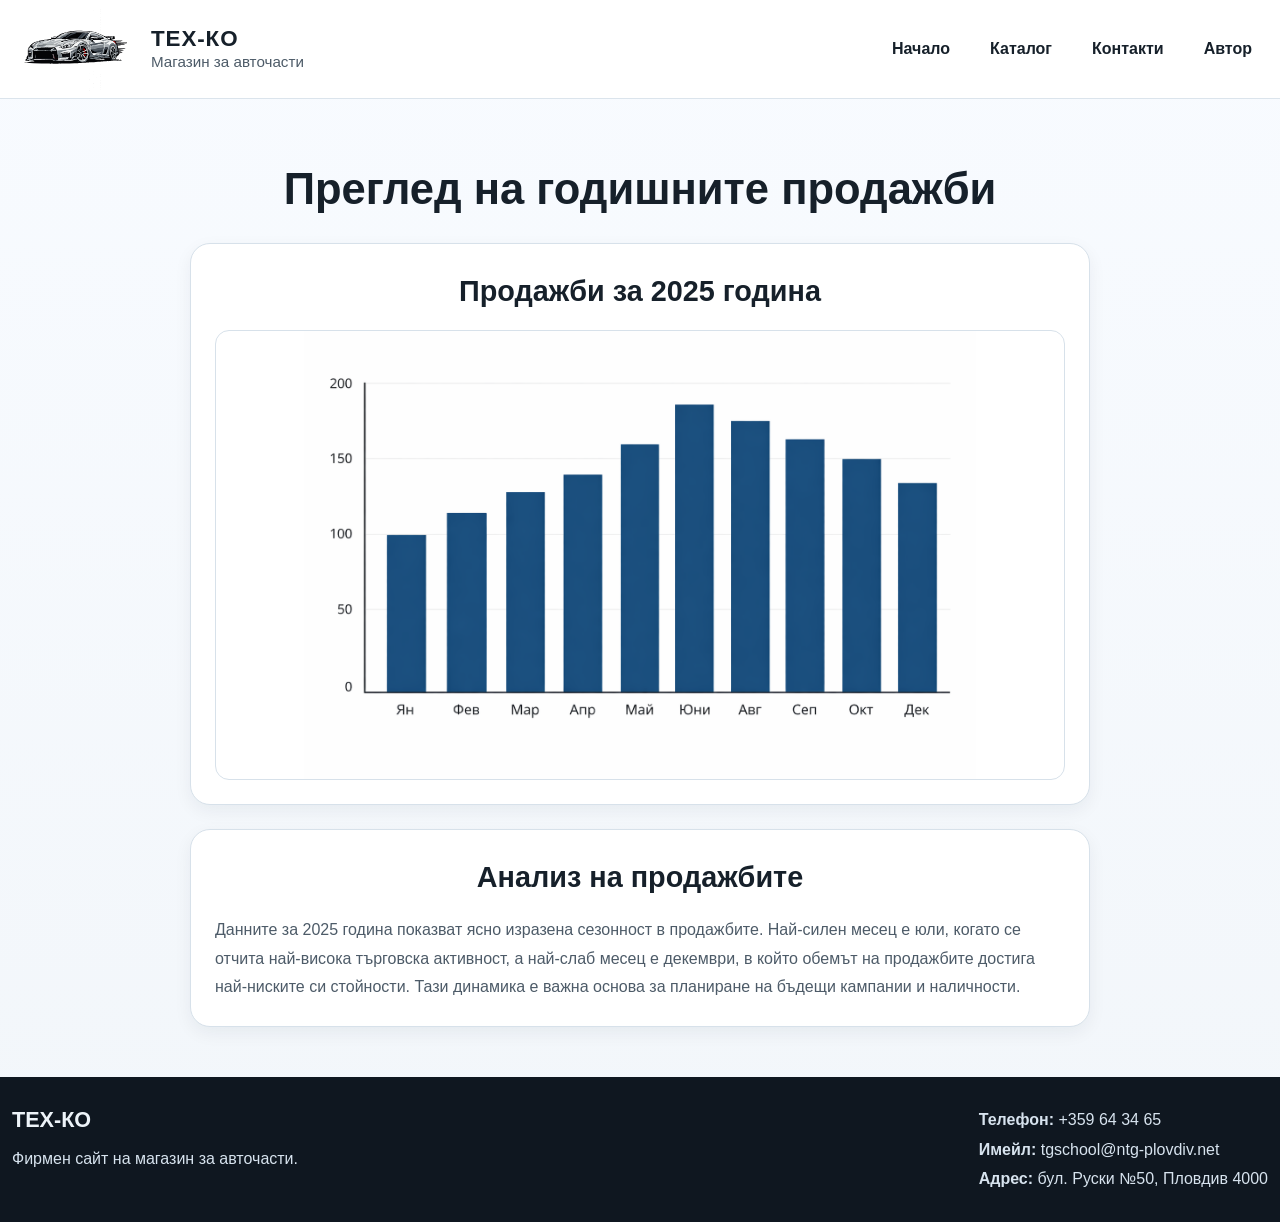
<file: prodazhbi.html>
<!DOCTYPE html>
<html lang="bg">
<head>
    <meta charset="UTF-8">
    <meta name="viewport" content="width=device-width, initial-scale=1.0">
    <title>Продажби | ТЕХ-КО</title>
    <meta name="description" content="Преглед на годишните продажби на ТЕХ-КО за 2025 година с графично представяне и кратък анализ.">
    <link rel="stylesheet" href="css/style.css">
</head>
<body>
    <header class="site-header">
        <div class="container header-wrap">
            <a href="index.html" class="logo-box" aria-label="Начало - ТЕХ-КО">
                <img src="images/logo-tehko.svg" alt="Лого на ТЕХ-КО" class="logo">
                <div class="logo-text">
                    <span class="logo-title">ТЕХ-КО</span>
                    <span class="logo-subtitle">Магазин за авточасти</span>
                </div>
            </a>

            <nav class="main-nav" aria-label="Основна навигация">
                <ul class="nav-list">
                    <li><a href="index.html">Начало</a></li>

                    <li class="dropdown">
                        <a href="katalog.html" aria-haspopup="true">Каталог</a>
                        <ul class="dropdown-menu">
                            <li><a href="promocia.html">Промоция</a></li>
                            <li><a class="active" href="prodazhbi.html">Продажби</a></li>
                        </ul>
                    </li>

                    <li><a href="kontakti.html">Контакти</a></li>
                    <li><a href="avtor.html">Автор</a></li>
                </ul>
            </nav>
        </div>
    </header>

    <main id="main-content">
        <section class="sales-simple-title">
            <div class="container sales-simple-container">
                <h1>Преглед на годишните продажби</h1>
            </div>
        </section>

        <section class="sales-simple-chart">
            <div class="container sales-simple-container">
                <article class="sales-simple-card">
                    <h2>Продажби за 2025 година</h2>
                    <img src="images/sales-chart.png" alt="Графика на продажбите за 2025 година" class="sales-simple-image">
                </article>
            </div>
        </section>

        <section class="sales-simple-text">
            <div class="container sales-simple-container">
                <article class="sales-simple-card">
                    <h2>Анализ на продажбите</h2>
                    <p>
                        Данните за 2025 година показват ясно изразена сезонност в продажбите. Най-силен месец е юли, когато
                        се отчита най-висока търговска активност, а най-слаб месец е декември, в който обемът на продажбите
                        достига най-ниските си стойности. Тази динамика е важна основа за планиране на бъдещи кампании и наличности.
                    </p>
                </article>
            </div>
        </section>
    </main>

    <footer class="site-footer">
        <div class="container footer-wrap">
            <div>
                <h2 class="footer-brand">ТЕХ-КО</h2>
                <p>Фирмен сайт на магазин за авточасти.</p>
            </div>

            <div>
                <p><strong>Телефон:</strong> +359 64 34 65</p>
                <p><strong>Имейл:</strong> tgschool@ntg-plovdiv.net</p>
                <p><strong>Адрес:</strong> бул. Руски №50, Пловдив 4000</p>
            </div>
        </div>
    </footer>
</body>
</html>
</file>
<file: css/style.css>
:root {
    --bg: #f4f7fb;
    --surface: #ffffff;
    --surface-2: #eef3f8;
    --text: #16202a;
    --muted: #4d5b68;
    --primary: #0f4c81;
    --primary-dark: #0a3559;
    --accent: #f28c28;
    --accent-dark: #c96d14;
    --border: #d7e1ea;
    --shadow: 0 10px 30px rgba(15, 34, 58, 0.08);
    --shadow-soft: 0 6px 18px rgba(15, 34, 58, 0.06);
    --radius: 18px;
    --radius-sm: 12px;
    --container: 1320px;
    --transition: 0.25s ease;
}

*,
*::before,
*::after {
    box-sizing: border-box;
}

html {
    scroll-behavior: smooth;
}

body {
    margin: 0;
    font-family: Arial, Helvetica, sans-serif;
    font-size: 16px;
    line-height: 1.6;
    background: linear-gradient(180deg, #f8fbff 0%, #f2f6fa 100%);
    color: var(--text);
}

img {
    display: block;
    max-width: 100%;
}

a {
    color: var(--primary);
    text-decoration: none;
}

a:hover {
    text-decoration: none;
}

button,
input,
textarea,
select {
    font: inherit;
}

.container {
    width: min(100% - 24px, var(--container));
    margin: 0 auto;
}

/* Достъпност */
a:focus-visible,
button:focus-visible {
    outline: 3px solid var(--accent);
    outline-offset: 3px;
    border-radius: 8px;
}

/* По-неутрален фокус за полетата във форми */
input:not([type="checkbox"]):not([type="radio"]):focus,
textarea:focus,
select:focus,
input:not([type="checkbox"]):not([type="radio"]):focus-visible,
textarea:focus-visible,
select:focus-visible {
    border-color: #9fb5c8;
    outline: 2px solid rgba(15, 76, 129, 0.22);
    outline-offset: 1px;
    box-shadow: none;
}

/* Header */
.site-header {
    position: sticky;
    top: 0;
    z-index: 1000;
    background: rgba(255, 255, 255, 0.94);
    backdrop-filter: blur(12px);
    border-bottom: 1px solid rgba(215, 225, 234, 0.9);
}

.header-wrap {
    display: flex;
    align-items: center;
    justify-content: space-between;
    gap: 24px;
    min-height: 86px;
}

.logo-box {
    display: inline-flex;
    align-items: center;
    gap: 14px;
    color: var(--text);
}

.logo {
    width: 125px;
    height: 98px;
    object-fit: contain;
}

.logo-text {
    display: flex;
    flex-direction: column;
    line-height: 1.2;
}

.logo-title {
    font-size: 1.4rem;
    font-weight: 700;
    letter-spacing: 0.04em;
}

.logo-subtitle {
    font-size: 0.95rem;
    color: var(--muted);
}

/* Навигация */
.main-nav {
    display: flex;
    align-items: center;
}

.nav-list {
    display: flex;
    align-items: center;
    gap: 8px;
    list-style: none;
    margin: 0;
    padding: 0;
}

.nav-list > li {
    position: relative;
}

.nav-list > li > a {
    display: inline-flex;
    align-items: center;
    min-height: 46px;
    padding: 10px 16px;
    border-radius: 999px;
    color: var(--text);
    font-weight: 600;
    transition: background-color var(--transition), color var(--transition), transform var(--transition);
}

.nav-list > li > a:hover,
.nav-list > li > a.active,
.nav-list > li > a:focus-visible {
    background: var(--primary);
    color: #ffffff;
}

.dropdown-menu {
    position: absolute;
    top: calc(100% + 10px);
    left: 0;
    min-width: 220px;
    background: #ffffff;
    border: 1px solid var(--border);
    border-radius: 16px;
    box-shadow: var(--shadow);
    padding: 10px;
    list-style: none;
    margin: 0;
    opacity: 0;
    visibility: hidden;
    transform: translateY(8px);
    transition: opacity var(--transition), transform var(--transition), visibility var(--transition);
}

.dropdown:hover .dropdown-menu,
.dropdown:focus-within .dropdown-menu {
    opacity: 1;
    visibility: visible;
    transform: translateY(0);
}

.dropdown-menu li a {
    display: block;
    padding: 12px 14px;
    border-radius: 10px;
    color: var(--text);
    font-weight: 600;
}

.dropdown-menu li a:hover,
.dropdown-menu li a:focus-visible {
    background: var(--surface-2);
    color: var(--primary-dark);
}

/* Hero */
.hero-section {
    padding: 52px 0 56px;
}

.hero-grid {
    display: grid;
    grid-template-columns: 1fr 1fr;
    align-items: center;
    gap: 28px;
}

.hero-content h1 {
    margin: 0 0 18px;
    font-size: clamp(2rem, 3.6vw, 3.3rem);
    line-height: 1.1;
    max-width: 16ch;
}

.hero-content p {
    margin: 0 0 24px;
    color: var(--muted);
    font-size: 1.06rem;
    max-width: 56ch;
}

.section-badge {
    display: inline-block;
    margin-bottom: 14px;
    padding: 8px 14px;
    border-radius: 999px;
    background: rgba(15, 76, 129, 0.1);
    color: var(--primary-dark);
    font-weight: 700;
    font-size: 0.92rem;
}

.hero-actions {
    display: flex;
    flex-wrap: wrap;
    gap: 14px;
    margin-bottom: 22px;
}

.btn {
    display: inline-flex;
    align-items: center;
    justify-content: center;
    min-height: 50px;
    padding: 12px 22px;
    border: none;
    border-radius: 14px;
    font-weight: 700;
    transition: transform var(--transition), background-color var(--transition), box-shadow var(--transition);
    cursor: pointer;
    text-align: center;
}

.btn:hover {
    transform: translateY(-2px);
}

.btn-primary {
    background: linear-gradient(135deg, var(--primary) 0%, #1764aa 100%);
    color: #ffffff;
    box-shadow: var(--shadow-soft);
}

.btn-primary:hover,
.btn-primary:focus-visible {
    background: linear-gradient(135deg, var(--primary-dark) 0%, #0f4c81 100%);
    color: #ffffff;
}

.btn-secondary {
    background: #ffffff;
    color: var(--primary-dark);
    border: 1px solid var(--border);
}

.btn-secondary:hover,
.btn-secondary:focus-visible {
    background: var(--surface-2);
    color: var(--primary-dark);
}

.hero-highlights {
    display: flex;
    flex-wrap: wrap;
    gap: 12px;
    margin: 0;
    padding: 0;
    list-style: none;
}

.hero-highlights li {
    padding: 10px 14px;
    background: #ffffff;
    border: 1px solid var(--border);
    border-radius: 999px;
    color: var(--text);
    font-weight: 600;
    box-shadow: var(--shadow-soft);
}

.hero-image-card {
    background: #ffffff;
    border: 1px solid var(--border);
    border-radius: 22px;
    padding: 12px;
    box-shadow: var(--shadow-soft);
}

.hero-image {
    width: 100%;
    height: 500px;
    object-fit: cover;
    border-radius: 16px;
}

/* Общи секции */
section {
    padding: 24px 0 64px;
}

.section-heading {
    max-width: 760px;
    margin-bottom: 28px;
}

.section-heading h2 {
    margin: 0 0 12px;
    font-size: clamp(1.8rem, 3vw, 2.7rem);
    line-height: 1.15;
}

.section-heading p {
    margin: 0;
    color: var(--muted);
}


/* Екип */
.team-section {
    background: #f5ede1;
    border-top: 1px solid #eadcc9;
    border-bottom: 1px solid #eadcc9;
    padding: 72px 0 78px;
    margin-top: 22px;
}

.team-heading {
    text-align: center;
    margin-left: auto;
    margin-right: auto;
    margin-bottom: 38px;
}

.team-intro {
    
    margin: 0 auto;
    text-align: center;
}

.team-grid {
    display: grid;
    grid-template-columns: repeat(3, minmax(0, 1fr));
    gap: 26px;
}

.team-card {
    background: var(--surface);
    border: 1px solid var(--border);
    border-radius: var(--radius);
    padding: 30px 24px 28px;
    box-shadow: var(--shadow-soft);
    text-align: center;
}

.team-avatar {
    width: 170px;
    height: 170px;
    margin: 0 auto 20px;
    border-radius: 50%;
    overflow: hidden;
    background: linear-gradient(180deg, #f7efe5 0%, #efe3d3 100%);
    border: 1px solid #e3d1bb;
    box-shadow: inset 0 2px 8px rgba(120, 90, 58, 0.08);
}

.team-avatar img {
    width: 100%;
    height: 150%;
    display: block;
    object-fit: cover;
    object-position: center;
}

.team-card h3 {
    margin: 0 0 8px;
    font-size: 1.14rem;
}

.team-role {
    margin: 0 0 8px;
    font-weight: 700;
    color: var(--primary);
}

.team-card p {
    margin: 0;
    color: var(--muted);
}

/* Feature cards */
.features-grid {
    display: grid;
    grid-template-columns: repeat(3, 1fr);
    gap: 22px;
}

.feature-card {
    background: var(--surface);
    padding: 26px;
    border-radius: var(--radius);
    border: 1px solid var(--border);
    box-shadow: var(--shadow-soft);
    transition: transform var(--transition), box-shadow var(--transition);
}

.feature-card:hover {
    transform: translateY(-4px);
    box-shadow: var(--shadow);
}

.feature-icon {
    width: 50px;
    height: 50px;
    display: grid;
    place-items: center;
    margin-bottom: 16px;
    border-radius: 14px;
    background: linear-gradient(135deg, var(--accent) 0%, #ffad5a 100%);
    color: #1b1b1b;
    font-size: 1.35rem;
    font-weight: 700;
}

.feature-card h3 {
    margin: 0 0 10px;
    font-size: 1.2rem;
}

.feature-card p {
    margin: 0;
    color: var(--muted);
}

/* About */
.about-grid {
    display: grid;
    grid-template-columns: 0.95fr 1.05fr;
    gap: 34px;
    align-items: center;
}

.about-image-wrap {
    background: var(--surface);
    border: 1px solid var(--border);
    border-radius: 24px;
    padding: 14px;
    box-shadow: var(--shadow-soft);
}

.about-image {
    width: 100%;
    height: 420px;
    object-fit: cover;
    border-radius: 18px;
}

.about-content h2 {
    margin: 0 0 16px;
    font-size: clamp(1.8rem, 3vw, 2.8rem);
    line-height: 1.15;
}

.about-content p {
    margin: 0 0 16px;
    color: var(--muted);
}

.text-link {
    display: inline-block;
    margin-top: 8px;
    font-weight: 700;
    color: var(--primary);
}

.text-link:hover,
.text-link:focus-visible {
    color: var(--primary-dark);
    text-decoration: underline;
}

/* Quick links */
.quick-links-grid {
    display: grid;
    grid-template-columns: repeat(4, 1fr);
    gap: 20px;
}

.quick-link-card {
    display: block;
    background: linear-gradient(180deg, #ffffff 0%, #f5f9fd 100%);
    border: 1px solid var(--border);
    border-radius: var(--radius);
    padding: 24px;
    box-shadow: var(--shadow-soft);
    transition: transform var(--transition), box-shadow var(--transition), border-color var(--transition);
}

.quick-link-card:hover,
.quick-link-card:focus-visible {
    transform: translateY(-4px);
    box-shadow: var(--shadow);
    border-color: #aac6df;
}

.quick-link-card h3 {
    margin: 0 0 10px;
    font-size: 1.16rem;
    color: var(--text);
}

.quick-link-card p {
    margin: 0;
    color: var(--muted);
}

/* Footer */
.site-footer {
    padding: 26px 0;
    background: #0f1720;
    color: #edf3f8;
    margin-top: 26px;
}

.footer-wrap {
    display: flex;
    justify-content: space-between;
    gap: 24px;
    flex-wrap: wrap;
}

.footer-brand {
    margin: 0 0 8px;
    font-size: 1.35rem;
}

.site-footer p {
    margin: 4px 0;
    color: #d7e3ee;
}

/* Помощни класове за бъдещите страници */
.page-hero {
    padding: 56px 0 24px;
}

.page-hero-box {
    background: linear-gradient(135deg, #0f4c81 0%, #143f64 100%);
    color: #ffffff;
    border-radius: 28px;
    padding: 38px 32px;
    box-shadow: var(--shadow);
}

.page-hero-box h1 {
    margin: 0 0 10px;
    font-size: clamp(2rem, 3.5vw, 3.2rem);
}

.page-hero-box p {
    margin: 0;
    max-width: 70ch;
    color: rgba(255, 255, 255, 0.9);
}

.card {
    background: var(--surface);
    border: 1px solid var(--border);
    border-radius: var(--radius);
    box-shadow: var(--shadow-soft);
}

.section-box {
    background: var(--surface);
    border: 1px solid var(--border);
    border-radius: 24px;
    padding: 28px;
    box-shadow: var(--shadow-soft);
}

/* Responsive */
@media (max-width: 1080px) {
    .hero-grid,
    .about-grid {
        grid-template-columns: 1fr;
    }

    .features-grid {
        grid-template-columns: repeat(2, 1fr);
    }

    .quick-links-grid,
    .catalog-grid,
    .team-grid {
        grid-template-columns: repeat(2, 1fr);
    }

    .hero-content h1 {
        max-width: 14ch;
    }
}

@media (max-width: 820px) {
    .header-wrap {
        flex-direction: column;
        align-items: flex-start;
        padding: 14px 0;
    }

    .main-nav {
        width: 100%;
    }

    .nav-list {
        flex-wrap: wrap;
    }

    .dropdown-menu {
        position: static;
        opacity: 1;
        visibility: visible;
        transform: none;
        box-shadow: none;
        border: 1px solid var(--border);
        margin-top: 8px;
        display: none;
    }

    .dropdown:hover .dropdown-menu,
    .dropdown:focus-within .dropdown-menu {
        display: block;
    }

    .hero-image {
        height: 360px;
    }
}

@media (max-width: 640px) {
    .container {
        width: min(100% - 20px, var(--container));
    }

    .hero-section {
        padding-top: 42px;
    }

    .features-grid,
    .quick-links-grid,
    .catalog-grid,
    .team-grid {
        grid-template-columns: 1fr;
    }

    .feature-card,
    .quick-link-card,
    .section-box {
        padding: 22px;
    }

    .btn {
        width: 100%;
    }

    .hero-actions {
        flex-direction: column;
    }

    .hero-image,
    .about-image {
        height: 280px;
    }

    .page-hero-box {
        padding: 28px 20px;
    }

    .team-section {
        padding: 56px 0 60px;
    }

    .team-avatar {
        width: 150px;
        height: 150px;
    }
}

/* Намаляване на анимации при нужда */
@media (prefers-reduced-motion: reduce) {
    html {
        scroll-behavior: auto;
    }

    *,
    *::before,
    *::after {
        animation: none !important;
        transition: none !important;
    }
}

/* =========================
   КАТАЛОГ
========================= */

.catalog-section {
    padding-top: 20px;
}



.scroll-container {
    /* Фиксираната позиция държи бутона постоянно видим в долния десен ъгъл при скрол. */
    position: fixed;
    right: 24px;
    bottom: 24px;
    z-index: 100;
}

.scroll-to-top {
    width: 56px;
    height: 56px;
    display: inline-flex;
    align-items: center;
    justify-content: center;
    border: none;
    border-radius: 50%;
    background: #0f4c81;
    color: #ffffff;
    cursor: pointer;
    box-shadow: 0 10px 24px rgba(13, 37, 63, 0.24);
}

.scroll-to-top:hover,
.scroll-to-top:focus-visible,
.scroll-to-top:active {
    background: #0f4c81;
    box-shadow: 0 10px 24px rgba(13, 37, 63, 0.24);
    transform: none;
}

.scroll-to-top svg {
    width: 24px;
    height: 24px;
}

.catalog-grid {
    display: grid;
    grid-template-columns: repeat(4, minmax(0, 1fr));
    gap: 24px;
    align-items: stretch;
}

.product-card {
    display: flex;
    flex-direction: column;
    height: 100%;
    background: linear-gradient(180deg, #ffffff 0%, #f7fafd 100%);
    border: 1px solid var(--border);
    border-radius: 24px;
    padding: 20px;
    box-shadow: var(--shadow-soft);
    text-align: center;
}

.product-image-wrap {
    background: #ffffff;
    border-radius: 18px;
    padding: 14px;
    margin-bottom: 18px;
    display: flex;
    align-items: center;
    justify-content: center;
    min-height: 220px;
}

.product-image {
    width: 100%;
    height: 180px;
    object-fit: cover;
    border-radius: 14px;
}

.product-content {
    display: flex;
    flex-direction: column;
    align-items: center;
    flex: 1;
}

.product-code {
    margin: 0 0 10px;
    color: var(--muted);
    font-size: 0.96rem;
}

.product-content h3 {
    margin: 0 0 12px;
    font-size: 1.22rem;
    line-height: 1.25;
    min-height: 62px;
}

.product-description {
    margin: 0 0 16px;
    color: var(--muted);
    line-height: 1.7;
    flex: 1;
}

.product-price {
    margin: 0 0 18px;
    font-size: 1.08rem;
    font-weight: 700;
    color: var(--text);
}

.product-price span {
    color: var(--accent-dark);
}

.product-buy-form {
    width: 100%;
    max-width: 210px;
    display: grid;
    gap: 8px;
    justify-items: center;
}

.product-qty-label {
    font-weight: 700;
}

.product-qty-input {
    width: 100%;
    min-height: 42px;
    padding: 8px 10px;
    border: 1px solid #bfd0df;
    border-radius: 10px;
    text-align: center;
    background: #ffffff;
}

.product-card .btn {
    min-width: 120px;
    width: 100%;
}

/* =========================
   ПЛАЩАНЕ
========================= */

.checkout-section {
    padding-top: 24px;
    padding-bottom: 64px;
}

.checkout-layout {
    display: grid;
    grid-template-columns: 0.95fr 1.05fr;
    gap: 28px;
    align-items: start;
}

.checkout-product-card,
.checkout-form-card {
    background: linear-gradient(180deg, #ffffff 0%, #f7fafd 100%);
    border: 1px solid var(--border);
    border-radius: 26px;
    padding: 26px;
    box-shadow: var(--shadow-soft);
}

.checkout-product-image-wrap {
    background: #ffffff;
    border: 1px solid var(--border);
    border-radius: 20px;
    padding: 14px;
    margin-bottom: 20px;
}

.checkout-product-image {
    width: 100%;
    height: 320px;
    object-fit: cover;
    border-radius: 14px;
}

.checkout-product-info h2 {
    margin: 0 0 14px;
    font-size: 2rem;
    line-height: 1.15;
}

.checkout-product-code,
.checkout-product-price {
    margin: 0 0 10px;
}

.checkout-product-description {
    margin: 0 0 18px;
    color: var(--muted);
    line-height: 1.7;
}

.checkout-total-box {
    background: #eef4fb;
    border: 1px solid var(--border);
    border-radius: 18px;
    padding: 16px 18px;
}

.checkout-total-box p {
    margin: 8px 0;
    font-size: 1.05rem;
}

.checkout-form-card h2 {
    margin: 0 0 20px;
    font-size: 1.9rem;
}

.checkout-form {
    display: grid;
    gap: 18px;
}

.checkout-form-grid {
    display: grid;
    grid-template-columns: repeat(2, minmax(0, 1fr));
    gap: 18px;
}

.form-group {
    display: grid;
    gap: 8px;
}

.form-group-full {
    grid-column: 1 / -1;
}

.form-group label {
    font-weight: 700;
    color: var(--text);
}

.form-group input,
.form-group textarea,
.form-group select {
    width: 100%;
    min-height: 50px;
    padding: 12px 14px;
    border: 1px solid #bfd0df;
    border-radius: 12px;
    background: #ffffff;
    color: var(--text);
}

.form-group textarea {
    resize: vertical;
    min-height: 120px;
}

.form-group input[readonly] {
    background: #f3f7fb;
    color: #415260;
}

.checkout-actions {
    display: flex;
    justify-content: space-between;
    gap: 14px;
    flex-wrap: wrap;
}

.checkout-success-message {
    margin-top: 20px;
    padding: 14px 16px;
    border-radius: 14px;
    background: #eaf7ee;
    color: #17653a;
    border: 1px solid #b9e2c8;
    font-weight: 700;
}

@media (max-width: 1200px) {
    .catalog-grid {
        grid-template-columns: repeat(3, minmax(0, 1fr));
    }
}

@media (max-width: 980px) {
    .checkout-layout {
        grid-template-columns: 1fr;
    }

    .catalog-grid {
        grid-template-columns: repeat(2, minmax(0, 1fr));
    }

    .checkout-form-grid {
        grid-template-columns: 1fr;
    }

    .form-group-full {
        grid-column: auto;
    }
}

@media (max-width: 640px) {
    .catalog-grid {
        grid-template-columns: 1fr;
    }

    .checkout-actions {
        flex-direction: column;
    }

    .checkout-actions .btn {
        width: 100%;
    }

    .checkout-product-image {
        height: 240px;
    }
}

/* =========================
   КОНТАКТИ
========================= */

.contacts-section {
    padding-top: 16px;
    padding-bottom: 44px;
}

.contacts-page-section {
    padding-top: 36px;
    padding-bottom: 64px;
}

.contacts-page-card {
    width: min(100%, 980px);
    margin: 0 auto;
    background: #ffffff;
    border: 1px solid var(--border);
    border-radius: 26px;
    box-shadow: var(--shadow-soft);
    padding: 34px 32px;
}

.contacts-page-header {
    text-align: center;
    max-width: 68ch;
    margin: 0 auto 28px;
}

.contacts-page-header h1 {
    margin: 0 0 10px;
    font-size: clamp(2rem, 3vw, 2.7rem);
}

.contacts-page-header p {
    margin: 0;
    color: var(--muted);
}

.contacts-layout {
    width: min(100%, 780px);
    margin: 0 auto;
    display: grid;
    gap: 24px;
}

.contact-form-card {
    width: 100%;
}

.contact-form {
    display: grid;
    gap: 18px;
}

.contact-form-grid {
    display: grid;
    grid-template-columns: repeat(2, minmax(0, 1fr));
    gap: 18px;
}

.contact-actions {
    display: flex;
    justify-content: center;
}

.contact-form textarea {
    resize: vertical;
    min-height: 150px;
}

.contact-map-wrap {
    border-radius: 18px;
    overflow: hidden;
    border: 1px solid var(--border);
    box-shadow: var(--shadow-soft);
    background: #ffffff;
}

.contact-map-wrap iframe {
    display: block;
    width: 100%;
    min-height: 360px;
    border: 0;
}

/* =========================
   АВТОР
========================= */

.author-section {
    padding-top: 34px;
    padding-bottom: 64px;
}

.author-simple-layout {
    display: grid;
    grid-template-columns: minmax(260px, 360px) 1fr;
    gap: 30px;
    align-items: start;
    background: #ffffff;
    border: 1px solid var(--border);
    border-radius: 22px;
    padding: 26px;
    box-shadow: var(--shadow-soft);
}

.author-image-wrap {
    border-radius: 20px;
    overflow: hidden;
    border: 1px solid var(--border);
    background: #f9fcff;
}

.author-image {
    width: 100%;
    height: 430px;
    object-fit: cover;
}

.author-simple-content h1 {
    margin: 0 0 12px;
    font-size: clamp(1.9rem, 3vw, 2.5rem);
}

.author-simple-content p {
    margin: 0 0 12px;
    color: var(--muted);
    line-height: 1.65;
}

.author-contact-list {
    margin: 18px 0 22px;
    padding: 0;
    list-style: none;
}

.author-contact-list li {
    margin-bottom: 8px;
    color: var(--text);
}

.author-sources-block {
    padding-top: 2px;
}

.author-sources-block h2 {
    margin: 0 0 10px;
    font-size: 1.2rem;
}

.author-project-link-wrap {
    margin: 22px 0 0;
}

.author-list {
    margin: 0;
    padding-left: 20px;
}

.author-list li {
    margin-bottom: 10px;
    color: var(--muted);
}

.author-list a,
.author-project-link-wrap a {
    color: var(--primary);
    font-weight: 600;
}

.author-list a:hover,
.author-project-link-wrap a:hover,
.author-list a:focus-visible,
.author-project-link-wrap a:focus-visible {
    text-decoration: underline;
}

@media (max-width: 980px) {
    .author-simple-layout {
        grid-template-columns: 1fr;
    }

    .contact-form-grid {
        grid-template-columns: 1fr;
    }

    .author-image {
        height: 340px;
    }
}

@media (max-width: 640px) {
    .contacts-page-section {
        padding-top: 24px;
        padding-bottom: 48px;
    }

    .contacts-page-card {
        padding: 26px 16px;
    }

    .contact-actions .btn {
        width: 100%;
    }

    .contact-map-wrap iframe {
        min-height: 280px;
    }

    .author-image {
        height: 300px;
    }

}

/* =========================
   ПРОМОЦИЯ
========================= */

.promo-section {
    padding-top: 20px;
}

.promo-price-block {
    display: flex;
    flex-direction: column;
    align-items: center;
    gap: 6px;
    margin: 0 0 18px;
}

.old-price {
    margin: 0;
    font-size: 1rem;
    color: var(--muted);
}

.old-price span {
    text-decoration: line-through;
    color: #8b96a2;
}


.promo-product-card {
    position: relative;
    transition: transform var(--transition), box-shadow var(--transition);
}

.promo-product-card:hover {
    transform: scale(1.03);
    box-shadow: var(--shadow);
}

.promo-product-card .promo-badge {
    position: absolute;
    top: 12px;
    right: 12px;
    z-index: 2;
    padding: 6px 10px;
    border-radius: 999px;
    background: var(--accent);
    color: #ffffff;
    font-size: 0.85rem;
    font-weight: 700;
    line-height: 1;
}

/* =========================
   ПРОДАЖБИ
========================= */

.sales-simple-title {
    padding: 56px 0 18px;
}

.sales-simple-chart,
.sales-simple-text {
    padding: 0 0 24px;
}

.sales-simple-container {
    max-width: 900px;
}

.sales-simple-title h1 {
    margin: 0;
    text-align: center;
    font-size: clamp(2rem, 3.4vw, 2.8rem);
}

.sales-simple-card {
    background: #ffffff;
    border: 1px solid var(--border);
    border-radius: 20px;
    padding: 24px;
    box-shadow: var(--shadow-soft);
}

.sales-simple-card h2 {
    margin: 0 0 16px;
    text-align: center;
    font-size: 1.8rem;
}

.sales-simple-image {
    width: 100%;
    height: auto;
    max-height: 450px;
    object-fit: contain;
    border: 1px solid var(--border);
    border-radius: 14px;
    background: #ffffff;
}

.sales-simple-card p {
    margin: 0;
    color: var(--muted);
    line-height: 1.8;
}

@media (max-width: 640px) {
    .sales-simple-card {
        padding: 20px;
    }

    .sales-simple-card h2 {
        font-size: 1.5rem;
    }
}

.author-note {
    margin-top: 10px;
    color: var(--muted);
    font-size: 0.95rem;
}
</file>
